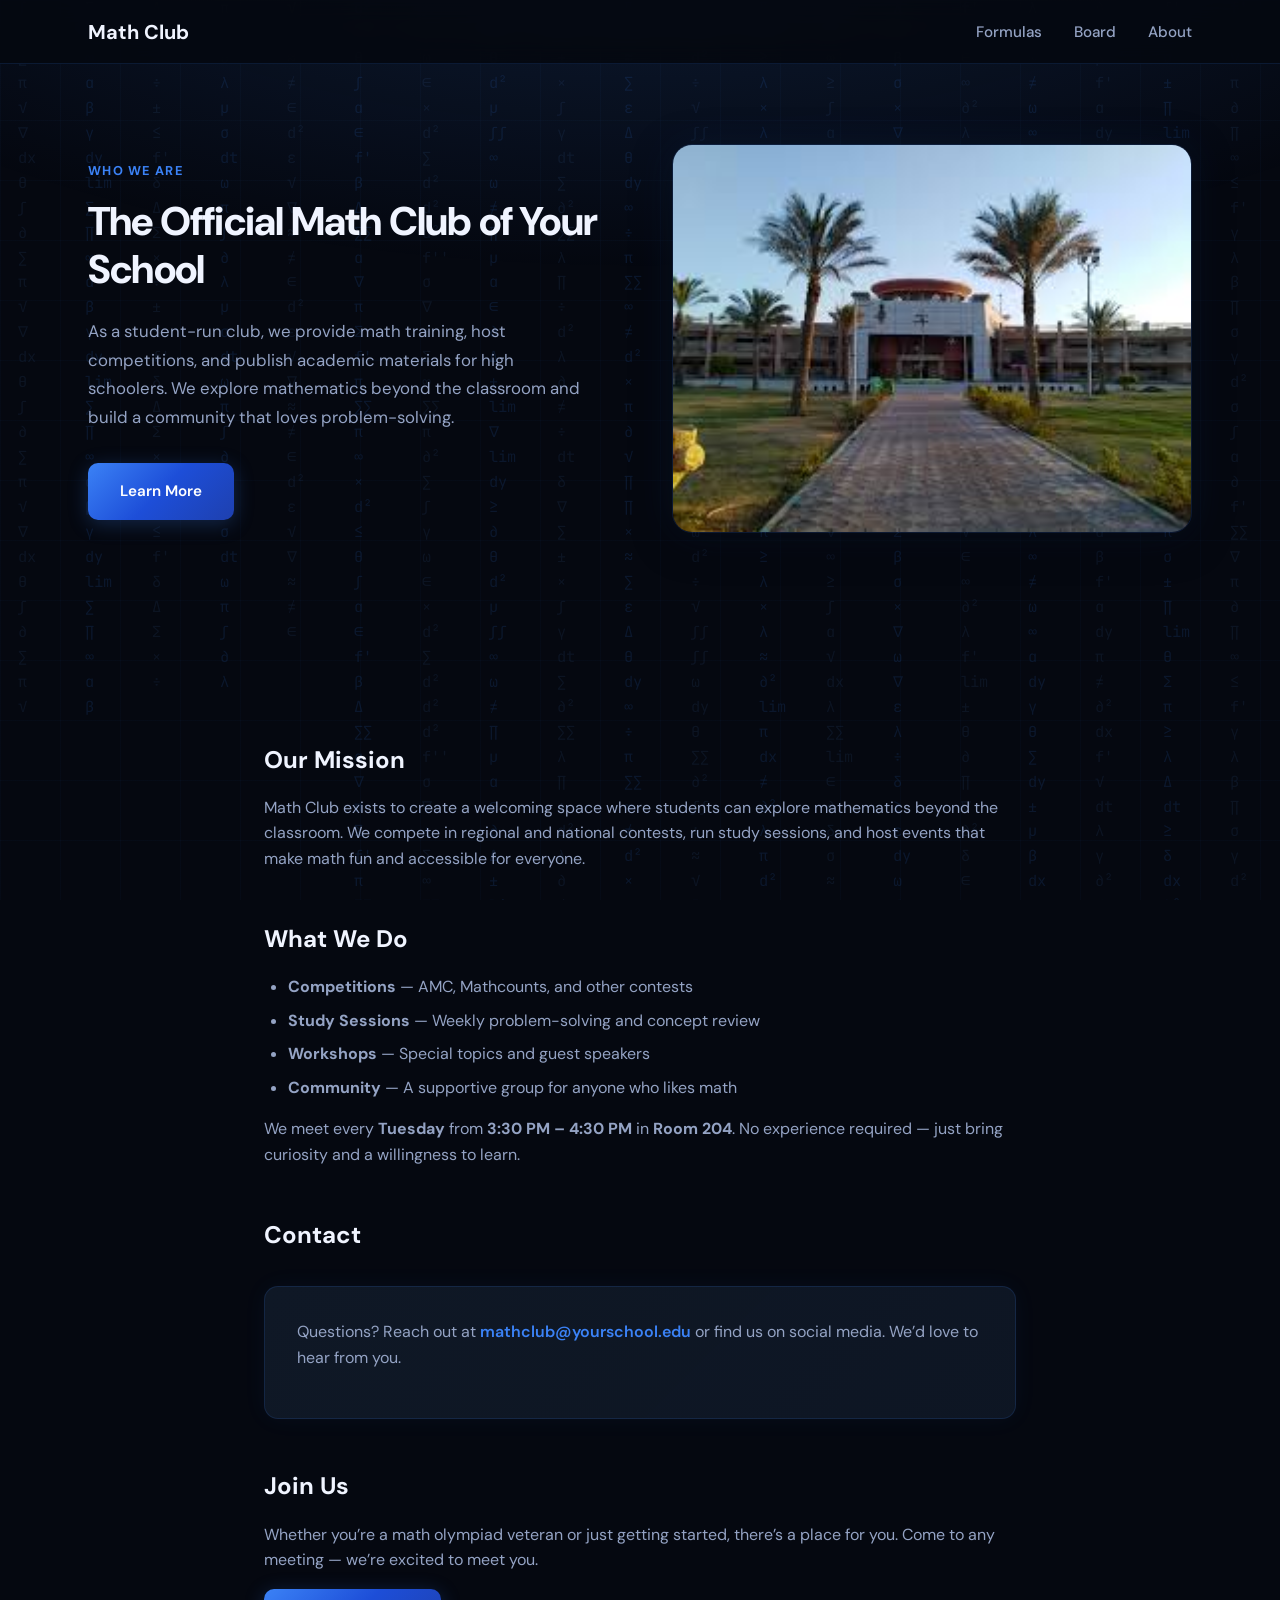
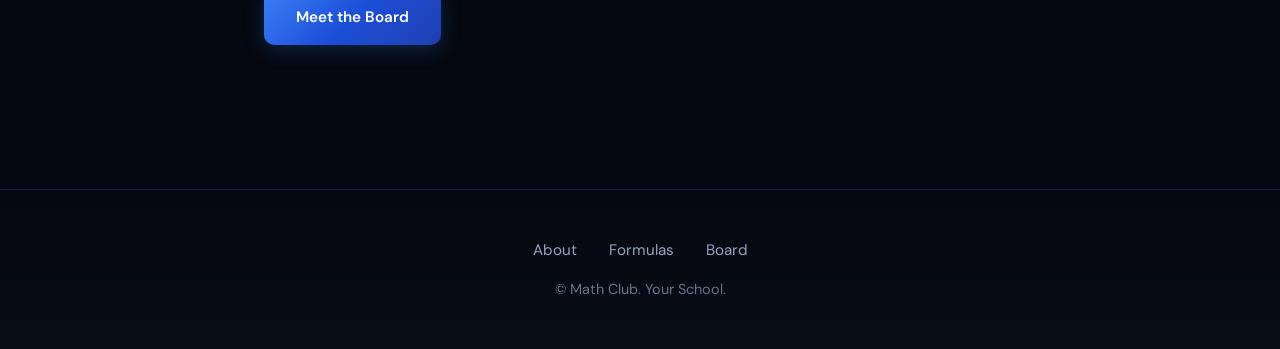
<file: about.html>
<!DOCTYPE html>
<html lang="en">
<head>
  <meta charset="UTF-8">
  <meta name="viewport" content="width=device-width, initial-scale=1.0">
  <title>About | Math Club</title>
  <meta name="description" content="Learn about Math Club — our mission, what we do, and how to join.">
  <link rel="preconnect" href="https://fonts.googleapis.com">
  <link rel="preconnect" href="https://fonts.gstatic.com" crossorigin>
  <link href="https://fonts.googleapis.com/css2?family=DM+Sans:wght@400;500;600;700;800&family=JetBrains+Mono:wght@400;500;600&display=swap" rel="stylesheet">
  <link rel="stylesheet" href="css/styles.css">
</head>
<body>
  <div id="matrix-bg" class="matrix-bg" aria-hidden="true">
    <div class="matrix-column"><span class="matrix-symbol">∫</span><span class="matrix-symbol">∂</span><span class="matrix-symbol">∑</span><span class="matrix-symbol">π</span><span class="matrix-symbol">√</span><span class="matrix-symbol">∇</span><span class="matrix-symbol">dx</span><span class="matrix-symbol">θ</span><span class="matrix-symbol">∫</span><span class="matrix-symbol">∂</span><span class="matrix-symbol">∑</span><span class="matrix-symbol">π</span><span class="matrix-symbol">√</span><span class="matrix-symbol">∇</span><span class="matrix-symbol">dx</span><span class="matrix-symbol">θ</span><span class="matrix-symbol">∫</span><span class="matrix-symbol">∂</span><span class="matrix-symbol">∑</span><span class="matrix-symbol">π</span><span class="matrix-symbol">√</span><span class="matrix-symbol">∇</span><span class="matrix-symbol">dx</span><span class="matrix-symbol">θ</span><span class="matrix-symbol">∫</span><span class="matrix-symbol">∂</span><span class="matrix-symbol">∑</span><span class="matrix-symbol">π</span><span class="matrix-symbol">√</span></div>
    <div class="matrix-column"><span class="matrix-symbol">∑</span><span class="matrix-symbol">∏</span><span class="matrix-symbol">∞</span><span class="matrix-symbol">α</span><span class="matrix-symbol">β</span><span class="matrix-symbol">γ</span><span class="matrix-symbol">dy</span><span class="matrix-symbol">lim</span><span class="matrix-symbol">∑</span><span class="matrix-symbol">∏</span><span class="matrix-symbol">∞</span><span class="matrix-symbol">α</span><span class="matrix-symbol">β</span><span class="matrix-symbol">γ</span><span class="matrix-symbol">dy</span><span class="matrix-symbol">lim</span><span class="matrix-symbol">∑</span><span class="matrix-symbol">∏</span><span class="matrix-symbol">∞</span><span class="matrix-symbol">α</span><span class="matrix-symbol">β</span><span class="matrix-symbol">γ</span><span class="matrix-symbol">dy</span><span class="matrix-symbol">lim</span><span class="matrix-symbol">∑</span><span class="matrix-symbol">∏</span><span class="matrix-symbol">∞</span><span class="matrix-symbol">α</span><span class="matrix-symbol">β</span></div>
    <div class="matrix-column"><span class="matrix-symbol">Δ</span><span class="matrix-symbol">Σ</span><span class="matrix-symbol">×</span><span class="matrix-symbol">÷</span><span class="matrix-symbol">±</span><span class="matrix-symbol">≤</span><span class="matrix-symbol">f'</span><span class="matrix-symbol">δ</span><span class="matrix-symbol">Δ</span><span class="matrix-symbol">Σ</span><span class="matrix-symbol">×</span><span class="matrix-symbol">÷</span><span class="matrix-symbol">±</span><span class="matrix-symbol">≤</span><span class="matrix-symbol">f'</span><span class="matrix-symbol">δ</span><span class="matrix-symbol">Δ</span><span class="matrix-symbol">Σ</span><span class="matrix-symbol">×</span><span class="matrix-symbol">÷</span><span class="matrix-symbol">±</span><span class="matrix-symbol">≤</span><span class="matrix-symbol">f'</span><span class="matrix-symbol">δ</span><span class="matrix-symbol">Δ</span><span class="matrix-symbol">Σ</span><span class="matrix-symbol">×</span><span class="matrix-symbol">÷</span></div>
    <div class="matrix-column"><span class="matrix-symbol">π</span><span class="matrix-symbol">∫</span><span class="matrix-symbol">∂</span><span class="matrix-symbol">λ</span><span class="matrix-symbol">μ</span><span class="matrix-symbol">σ</span><span class="matrix-symbol">dt</span><span class="matrix-symbol">ω</span><span class="matrix-symbol">π</span><span class="matrix-symbol">∫</span><span class="matrix-symbol">∂</span><span class="matrix-symbol">λ</span><span class="matrix-symbol">μ</span><span class="matrix-symbol">σ</span><span class="matrix-symbol">dt</span><span class="matrix-symbol">ω</span><span class="matrix-symbol">π</span><span class="matrix-symbol">∫</span><span class="matrix-symbol">∂</span><span class="matrix-symbol">λ</span><span class="matrix-symbol">μ</span><span class="matrix-symbol">σ</span><span class="matrix-symbol">dt</span><span class="matrix-symbol">ω</span><span class="matrix-symbol">π</span><span class="matrix-symbol">∫</span><span class="matrix-symbol">∂</span><span class="matrix-symbol">λ</span></div>
    <div class="matrix-column"><span class="matrix-symbol">√</span><span class="matrix-symbol">∇</span><span class="matrix-symbol">≈</span><span class="matrix-symbol">≠</span><span class="matrix-symbol">∈</span><span class="matrix-symbol">d²</span><span class="matrix-symbol">ε</span><span class="matrix-symbol">√</span><span class="matrix-symbol">∇</span><span class="matrix-symbol">≈</span><span class="matrix-symbol">≠</span><span class="matrix-symbol">∈</span><span class="matrix-symbol">d²</span><span class="matrix-symbol">ε</span><span class="matrix-symbol">√</span><span class="matrix-symbol">∇</span><span class="matrix-symbol">≈</span><span class="matrix-symbol">≠</span><span class="matrix-symbol">∈</span><span class="matrix-symbol">d²</span><span class="matrix-symbol">ε</span><span class="matrix-symbol">√</span><span class="matrix-symbol">∇</span><span class="matrix-symbol">≈</span><span class="matrix-symbol">≠</span><span class="matrix-symbol">∈</span></div>
  </div>
  <div class="site-wrapper">
    <nav class="nav">
      <div class="nav-inner">
        <a href="index.html" class="nav-logo">Math Club</a>
        <ul class="nav-links">
          <li><a href="index.html#formulas">Formulas</a></li>
          <li><a href="index.html#board">Board</a></li>
          <li><a href="about.html">About</a></li>
        </ul>
      </div>
    </nav>

    <main>
      <section class="about-intro">
        <div class="about-intro-inner">
          <div class="about-intro-text">
            <span class="about-intro-badge">Who We Are</span>
            <h1 class="about-intro-title">The Official Math Club of Your School</h1>
            <p class="about-intro-desc">As a student-run club, we provide math training, host competitions, and publish academic materials for high schoolers. We explore mathematics beyond the classroom and build a community that loves problem-solving.</p>
            <a href="#about-content" class="btn btn-primary">Learn More</a>
          </div>
          <div class="about-intro-image">
            <img src="assets/images/school.jpg" alt="School campus" onerror="this.style.display='none'; this.nextElementSibling.style.display='flex';">
            <div class="about-intro-image-placeholder" style="display:none;">Add campus photo at assets/images/campus.png</div>
          </div>
        </div>
      </section>


      <section id="about-content" class="about-content">
        <h2>Our Mission</h2>
        <p>
          Math Club exists to create a welcoming space where students can explore mathematics beyond the classroom. 
          We compete in regional and national contests, run study sessions, and host events that make math fun and accessible for everyone.
        </p>

        <h2>What We Do</h2>
        <ul>
          <li><strong>Competitions</strong> — AMC, Mathcounts, and other contests</li>
          <li><strong>Study Sessions</strong> — Weekly problem-solving and concept review</li>
          <li><strong>Workshops</strong> — Special topics and guest speakers</li>
          <li><strong>Community</strong> — A supportive group for anyone who likes math</li>
        </ul>

        <p>
          We meet every <strong>Tuesday</strong> from <strong>3:30 PM – 4:30 PM</strong> in <strong>Room 204</strong>. 
          No experience required — just bring curiosity and a willingness to learn.
        </p>

        <h2>Contact</h2>
        <div class="contact-block">
          <p>
            Questions? Reach out at <a href="mailto:mathclub@yourschool.edu">mathclub@yourschool.edu</a> or 
            find us on social media. We’d love to hear from you.
          </p>
        </div>

        <h2>Join Us</h2>
        <p>
          Whether you’re a math olympiad veteran or just getting started, there’s a place for you. 
          Come to any meeting — we’re excited to meet you.
        </p>
        <a href="index.html#board" class="btn btn-primary">Meet the Board</a>
      </section>
    </main>

    <footer class="footer">
      <div class="footer-links">
        <a href="about.html">About</a>
        <a href="index.html#formulas">Formulas</a>
        <a href="index.html#board">Board</a>
      </div>
      <p>&copy; Math Club. Your School.</p>
    </footer>
  </div>

  <script src="js/matrix-bg.js"></script>
  <script src="js/main.js"></script>
</body>
</html>
</file>
<file: css/styles.css>
/* Math Club - Main Styles */

@import "variables.css";

/* Resets & base */
*, *::before, *::after {
  box-sizing: border-box;
}

html {
  scroll-behavior: smooth;
}

body {
  margin: 0;
  font-family: var(--font-sans);
  font-size: 1rem;
  line-height: 1.6;
  color: var(--color-text);
  background: var(--color-bg);
  -webkit-font-smoothing: antialiased;
  -moz-osx-font-smoothing: grayscale;
}

/* Subtle blue-tinted grid + gradient overlay */
body::before {
  content: "";
  position: fixed;
  inset: 0;
  background-image: 
    var(--gradient-blue-radial),
    linear-gradient(rgba(59, 130, 246, 0.03) 1px, transparent 1px),
    linear-gradient(90deg, rgba(59, 130, 246, 0.03) 1px, transparent 1px);
  background-size: 100% 100%, 60px 60px, 60px 60px;
  pointer-events: none;
  z-index: 0;
}

/* Matrix-style falling math symbols background */
.matrix-bg {
  position: fixed;
  inset: 0;
  z-index: -1;
  overflow: hidden;
  pointer-events: none;
  display: flex;
  justify-content: space-around;
  gap: 0;
}

.matrix-column {
  display: flex;
  flex-direction: column;
  gap: 0.6rem;
  animation: matrix-float 25s ease-in-out infinite;
  min-width: 2rem;
  flex-shrink: 0;
}

.matrix-symbol {
  font-family: var(--font-mono);
  font-size: clamp(0.75rem, 1.2vw, 1rem);
  color: rgba(59, 130, 246, 0.12);
  white-space: nowrap;
  line-height: 1;
  user-select: none;
}

.matrix-column:nth-child(odd) .matrix-symbol {
  color: rgba(96, 165, 250, 0.08);
}

@keyframes matrix-float {
  0%, 100% {
    transform: translateY(-50%) translateX(0);
  }
  25% {
    transform: translateY(-25%) translateX(3px);
  }
  50% {
    transform: translateY(0) translateX(-2px);
  }
  75% {
    transform: translateY(-25%) translateX(2px);
  }
}

/* Layout */
.site-wrapper {
  position: relative;
  z-index: 1;
  min-height: 100vh;
}

/* Navigation */
.nav {
  position: sticky;
  top: 0;
  z-index: 100;
  height: var(--nav-height);
  background: rgba(5, 8, 16, 0.9);
  backdrop-filter: blur(12px);
  border-bottom: 1px solid var(--color-border);
}

.nav-inner {
  max-width: var(--max-width);
  margin: 0 auto;
  padding: 0 var(--space-lg);
  height: 100%;
  display: flex;
  align-items: center;
  justify-content: space-between;
}

.nav-logo {
  font-weight: 700;
  font-size: 1.25rem;
  color: var(--color-text);
  text-decoration: none;
  transition: color var(--transition-fast);
}

.nav-logo:hover {
  color: var(--color-accent);
}

.nav-links {
  display: flex;
  gap: var(--space-xl);
  list-style: none;
  margin: 0;
  padding: 0;
}

.nav-links a {
  color: var(--color-text-muted);
  text-decoration: none;
  font-weight: 500;
  font-size: 0.95rem;
  transition: color var(--transition-fast);
}

.nav-links a:hover {
  color: var(--color-accent);
}

/* Sections */
section {
  max-width: var(--max-width);
  margin: 0 auto;
  padding: var(--section-padding) var(--space-lg);
}

.section-divider {
  max-width: var(--max-width);
  margin: 0 auto;
  padding: 0 var(--space-lg);
}

.section-divider hr {
  border: none;
  height: 1px;
  background: linear-gradient(90deg, transparent, rgba(59, 130, 246, 0.3), transparent);
  margin: 0;
}

.section-divider {
  margin: var(--space-2xl) 0;
}

.section-title {
  font-size: clamp(1.75rem, 4vw, 2.25rem);
  font-weight: 700;
  margin: 0 0 var(--space-md);
  letter-spacing: -0.02em;
}

.section-subtitle {
  color: var(--color-text-muted);
  font-size: 1.1rem;
  margin: 0 0 var(--space-2xl);
  max-width: 40ch;
}

/* Hero */
.hero {
  text-align: center;
  padding-top: var(--space-3xl);
  padding-bottom: var(--space-3xl);
  align-items: center;
  padding-top: 15vh;
}

.hero-badge {
  display: inline-block;
  padding: var(--space-xs) var(--space-md);
  background: var(--color-accent-muted);
  color: var(--color-accent);
  font-size: 0.85rem;
  font-weight: 600;
  border-radius: var(--radius-md);
  text-transform: uppercase;
  letter-spacing: 0.08em;
  margin-bottom: var(--space-lg);
}

.hero h1 {
  font-size: clamp(2.5rem, 6vw, 3.5rem);
  font-weight: 800;
  letter-spacing: -0.03em;
  margin: 0 0 var(--space-md);
  line-height: 1.15;
}

.hero h1 .accent {
  color: var(--color-accent);
}

.hero p {
  font-size: 1.2rem;
  color: var(--color-text-muted);
  max-width: 36ch;
  margin: 0 auto var(--space-xl);
}

.hero-ctas {
  display: flex;
  flex-wrap: wrap;
  gap: var(--space-md);
  justify-content: center;
}

/* states */
.states {
  display: flex;
  justify-content: center;
  align-items: center;
  gap: var(--space-lg);
  margin-top: var(--space-xl);
  padding: calc(var(--space-sm) / 2) var(--space-lg);
  border-radius: var(--radius-xl);
  border: 1px solid transparent;
  box-shadow: 0 8px 44px rgba(2,6,23,0.6);
  margin-top: 10vh;
}

.stat { 
  text-align: center;
  min-width: 100px;
}

.stat-number {
  font-size: clamp(2rem, 5vw, 3.5rem);
  font-weight: 800;
  color: var(--color-accent);
  line-height: 1;
}

.stat-label {
  margin-top: 0.4rem;
  font-size: 0.95rem;
  color: var(--color-text);
  font-weight: 600;
}

.states-divider {
  width: 1px;
  height: 50px;
  background: white;
  border-radius: 1px;
}

@media (max-width: 600px) {
  .states {
    flex-direction: column;
    gap: var(--space-md);
    padding: var(--space-md);
  }
  .states-divider {
    display: none;
  }
  .stat-number {
    font-size: 2rem;
  }
  .stat {
    min-width: auto;
  }
}

/* Buttons */
.btn {
  display: inline-flex;
  align-items: center;
  gap: var(--space-sm);
  padding: var(--space-md) var(--space-xl);
  font-family: inherit;
  font-size: 0.95rem;
  font-weight: 600;
  text-decoration: none;
  border: none;
  border-radius: var(--radius-md);
  cursor: pointer;
  transition: all var(--transition-base);
}

.btn-primary {
  background: var(--gradient-blue);
  color: #fff;
  box-shadow: var(--shadow-blue);
}

.btn-primary:hover {
  background: linear-gradient(135deg, #60a5fa 0%, #3b82f6 50%, #2563eb 100%);
  color: #fff;
  transform: translateY(-1px);
  box-shadow: 0 6px 28px rgba(59, 130, 246, 0.4);
}

.btn-secondary {
  background: var(--color-bg-card);
  color: var(--color-text);
  border: 1px solid var(--color-border);
}

.btn-secondary:hover {
  border-color: var(--color-accent);
  background: rgba(59, 130, 246, 0.1);
  color: var(--color-blue-200);
}

/* Formula Generator */
.formula-section {
  background: linear-gradient(180deg, var(--color-bg-elevated) 0%, rgba(15, 24, 38, 0.95) 100%);
  border: 1px solid var(--color-border);
  border-radius: var(--radius-xl);
  padding: var(--space-2xl);
  margin: var(--space-2xl) 0;
  box-shadow: 0 0 40px rgba(59, 130, 246, 0.05);
}

.formula-generate-btn {
  display: inline-flex;
  align-items: center;
  gap: var(--space-sm);
  padding: var(--space-md) var(--space-xl);
  font-family: inherit;
  font-size: 1rem;
  font-weight: 600;
  color: #fff;
  background: var(--gradient-blue);
  border: none;
  border-radius: var(--radius-md);
  cursor: pointer;
  transition: all var(--transition-base);
  margin-bottom: var(--space-xl);
  box-shadow: var(--shadow-blue);
}

.formula-generate-btn:hover {
  background: linear-gradient(135deg, #60a5fa 0%, #3b82f6 100%);
  transform: translateY(-2px);
  box-shadow: 0 6px 28px rgba(59, 130, 246, 0.4);
}

.formula-detail {
  margin-top: var(--space-xl);
  padding: var(--space-xl);
  background: var(--color-bg-card);
  border: 1px solid var(--color-border);
  border-radius: var(--radius-lg);
  display: none;
}

.formula-detail.active {
  display: block;
  animation: fadeIn 0.3s ease;
  border-color: rgba(59, 130, 246, 0.3);
  box-shadow: 0 0 24px rgba(59, 130, 246, 0.08);
}


@keyframes fadeIn {
  from { opacity: 0; transform: translateY(8px); }
  to { opacity: 1; transform: translateY(0); }
}

.formula-detail h3 {
  margin: 0 0 var(--space-md);
  font-size: 1.25rem;
}

.formula-detail .formula-render {
  font-family: var(--font-mono);
  font-size: 1.25rem;
  padding: var(--space-lg);
  background: linear-gradient(135deg, var(--color-bg) 0%, rgba(15, 24, 38, 0.95) 100%);
  border: 1px solid rgba(59, 130, 246, 0.2);
  border-radius: var(--radius-md);
  margin: var(--space-md) 0;
  overflow-x: auto;
}

.formula-detail .formula-usage {
  color: var(--color-text-muted);
  font-size: 0.95rem;
  font-weight: 600;
  margin-bottom: var(--space-sm);
}

.formula-detail .formula-explanation {
  color: var(--color-text-muted);
  font-size: 0.95rem;
  line-height: 1.7;
  margin: 0;
}

.formula-detail .formula-category {
  font-size: 0.8rem;
  color: var(--color-blue-400);
  text-transform: uppercase;
  letter-spacing: 0.08em;
  margin-bottom: var(--space-sm);
}

/* KaTeX overrides */
.katex {
  font-size: 1.1em !important;
}

/* Board Section */
.board-grid {
  display: grid;
  grid-template-columns: repeat(auto-fill, minmax(260px, 1fr));
  gap: var(--space-xl);
}

.board-card {
  background: var(--color-bg-card);
  border: 1px solid var(--color-border);
  border-radius: var(--radius-lg);
  overflow: hidden;
  transition: all var(--transition-base);
}

.board-card:hover {
  border-color: rgba(59, 130, 246, 0.4);
  transform: translateY(-4px);
  box-shadow: var(--shadow-card), 0 0 24px rgba(59, 130, 246, 0.1);
}

.board-card-photo {
  aspect-ratio: 1;
  background: var(--color-bg-elevated);
  display: flex;
  align-items: center;
  justify-content: center;
  color: var(--color-text-dim);
  font-size: 3rem;
  overflow: hidden;
}

.board-card-photo img {
  width: 100%;
  height: 100%;
  object-fit: cover;
}

.board-card-body {
  padding: var(--space-lg);
}

.board-card h4 {
  margin: 0 0 var(--space-xs);
  font-size: 1.1rem;
  font-weight: 700;
}

.board-card .role {
  color: var(--color-accent);
  font-size: 0.9rem;
  font-weight: 600;
  margin-bottom: var(--space-sm);
}

.board-card p {
  margin: 0;
  font-size: 0.9rem;
  color: var(--color-text-muted);
  line-height: 1.5;
}

.board-section + .board-section {
  margin-top: var(--space-3xl);
}

.board-section .section-title {
  display: flex;
  align-items: center;
  gap: var(--space-md);
}

.board-section .section-title .badge {
  font-size: 0.75rem;
  padding: 0.2em 0.6em;
  background: linear-gradient(135deg, rgba(59, 130, 246, 0.25) 0%, rgba(29, 78, 216, 0.2) 100%);
  color: var(--color-blue-200);
  border-radius: var(--radius-sm);
  font-weight: 600;
}

.board-section.past .section-title .badge {
  background: var(--color-text-dim);
  color: var(--color-text-muted);
}

/* Footer */
.footer {
  margin-top: var(--space-3xl);
  padding: var(--space-2xl) var(--space-lg);
  background: linear-gradient(180deg, var(--color-bg) 0%, #080c14 100%);
  border-top: 1px solid var(--color-border);
  text-align: center;
}

.footer-links {
  display: flex;
  justify-content: center;
  gap: var(--space-xl);
  margin-bottom: var(--space-md);
}

.footer-links a {
  color: var(--color-text-muted);
  text-decoration: none;
  font-size: 0.95rem;
  transition: color var(--transition-fast);
}

.footer-links a:hover {
  color: var(--color-accent);
}

.footer p {
  margin: 0;
  font-size: 0.9rem;
  color: var(--color-text-dim);
}

/* About Page - Intro section (two-column like reference) */
.about-intro {
  max-width: var(--max-width);
  margin: 0 auto;
  padding: var(--section-padding) var(--space-lg);
}

.about-intro-inner {
  display: grid;
  grid-template-columns: 1fr 1fr;
  gap: var(--space-3xl);
  align-items: center;
}

.about-intro-badge {
  display: inline-block;
  font-size: 0.8rem;
  font-weight: 700;
  text-transform: uppercase;
  letter-spacing: 0.1em;
  color: var(--color-accent);
  margin-bottom: var(--space-md);
}

.about-intro-title {
  font-size: clamp(1.75rem, 4vw, 2.5rem);
  font-weight: 800;
  line-height: 1.2;
  margin: 0 0 var(--space-lg);
  letter-spacing: -0.02em;
}

.about-intro-desc {
  font-size: 1.05rem;
  color: var(--color-text-muted);
  line-height: 1.7;
  margin: 0 0 var(--space-xl);
  max-width: 42ch;
}

.about-intro-image {
  border-radius: var(--radius-xl);
  overflow: hidden;
  box-shadow: var(--shadow-elevated), 0 0 40px rgba(59, 130, 246, 0.1);
  border: 1px solid rgba(59, 130, 246, 0.15);
}

.about-intro-image img {
  width: 100%;
  height: 100%;
  min-height: 320px;
  object-fit: cover;
  display: block;
}

.about-intro-image-placeholder {
  display: flex;
  width: 100%;
  min-height: 320px;
  background: var(--color-bg-card);
  border: 1px dashed var(--color-border);
  border-radius: var(--radius-md);
  align-items: center;
  justify-content: center;
  color: var(--color-text-dim);
  font-size: 0.9rem;
  padding: var(--space-xl);
  text-align: center;
}

@media (max-width: 768px) {
  .about-intro-inner {
    grid-template-columns: 1fr;
  }
  .about-intro-image {
    order: -1;
  }
}

.about-content {
  max-width: 50rem;
}

.about-content h2 {
  font-size: 1.5rem;
  margin: var(--space-2xl) 0 var(--space-md);
  color: var(--color-text);
}

.about-content p {
  color: var(--color-text-muted);
  margin: 0 0 var(--space-md);
}

.about-content ul {
  color: var(--color-text-muted);
  padding-left: 1.5rem;
  margin: 0 0 var(--space-md);
}

.about-content li {
  margin-bottom: var(--space-sm);
}

.contact-block {
  background: linear-gradient(135deg, var(--color-bg-card) 0%, rgba(15, 24, 38, 0.9) 100%);
  border: 1px solid var(--color-border);
  border-radius: var(--radius-lg);
  padding: var(--space-xl);
  margin: var(--space-xl) 0;
  box-shadow: 0 0 24px rgba(59, 130, 246, 0.05);
}

.contact-block a {
  color: var(--color-accent);
  text-decoration: none;
  font-weight: 600;
}

.contact-block a:hover {
  text-decoration: underline;
}

/* Responsive */
@media (max-width: 600px) {
  .nav-links {
    gap: var(--space-md);
  }
  
  .hero-ctas {
    flex-direction: column;
  }
  
  .board-grid {
    grid-template-columns: 1fr;
  }
}

/* Focus styles */
a:focus-visible,
button:focus-visible,
.formula-generate-btn:focus-visible {
  outline: 2px solid var(--color-blue-400);
  outline-offset: 2px;
}

/* Hero accent glow */
.hero h1 .accent {
  background: linear-gradient(135deg, #60a5fa 0%, #3b82f6 50%, #22d3ee 100%);
  -webkit-background-clip: text;
  -webkit-text-fill-color: transparent;
  background-clip: text;
}
</file>
